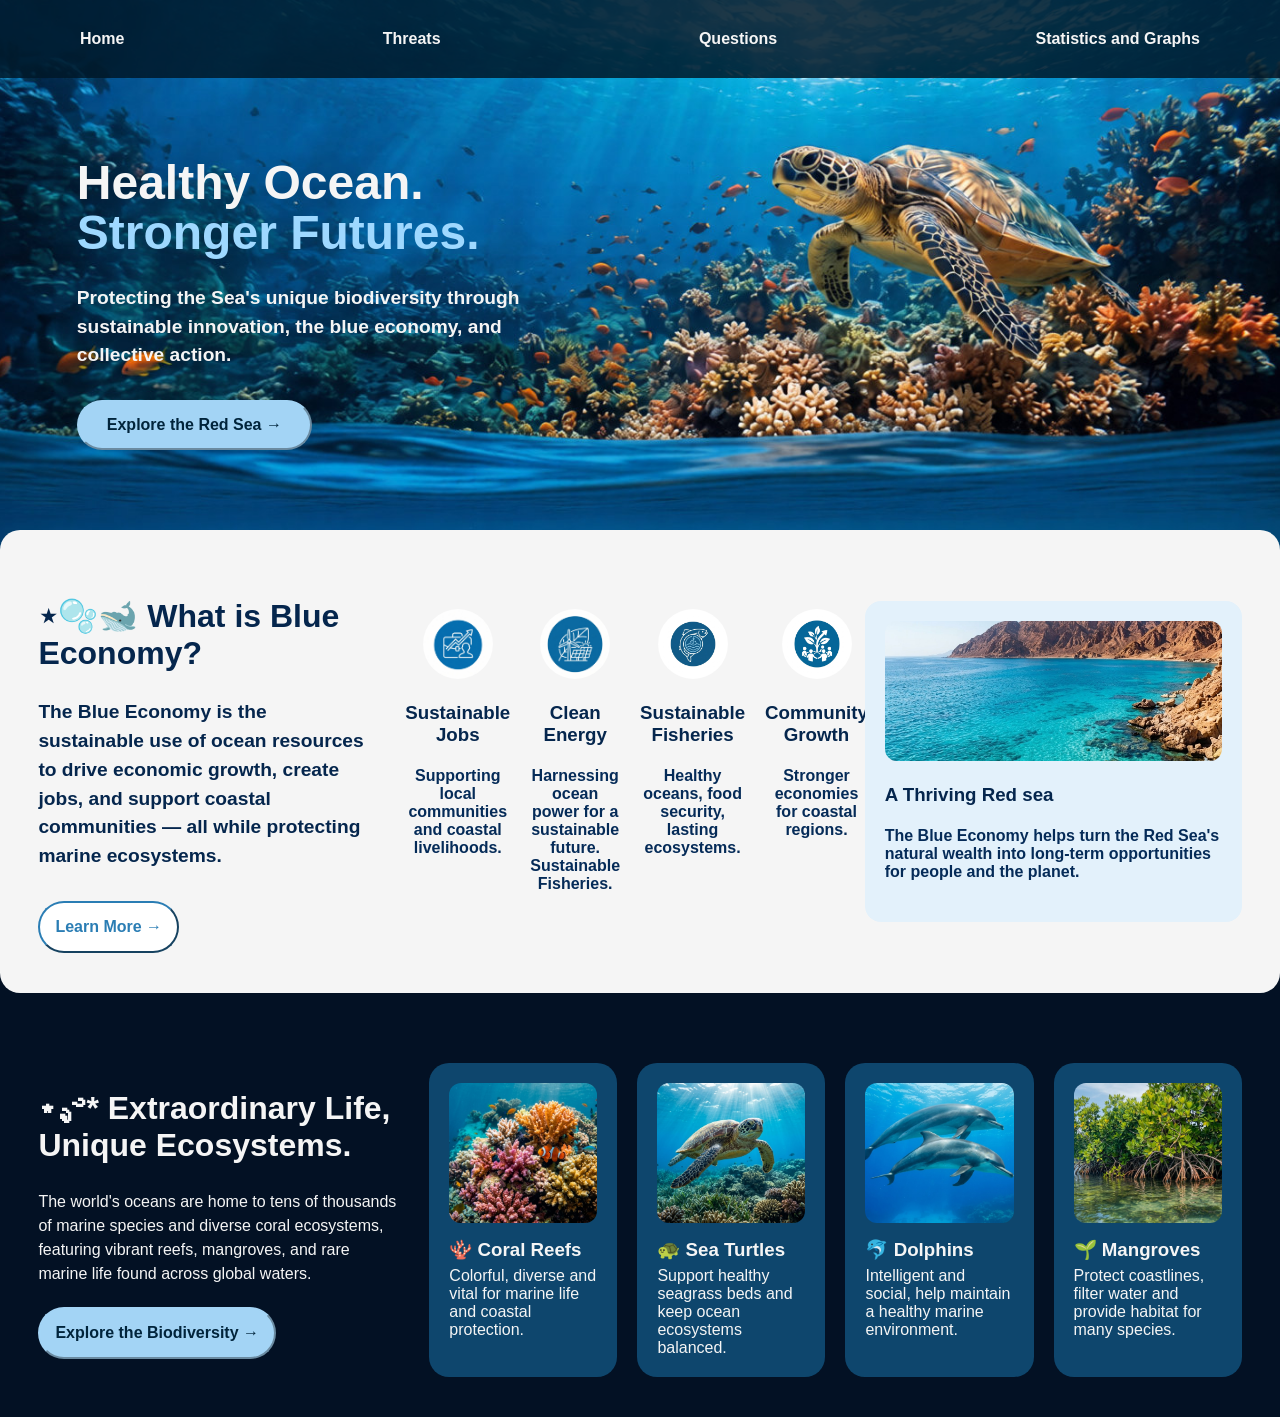
<file: index.html>
<!DOCTYPE html>
<html lang="en">
<head>
    <meta charset="UTF-8">
    <meta name="viewport" content="width=device-width, initial-scale=1.0">
    <link rel="stylesheet" href="final.css">
    <title>Blue Economy</title>
</head>
<body>
    
   <nav class="navbar">
    <ul class="navlinks">
       <li> <a href="final.html" >Home</a></li>
       <li><a href="" >Threats</a></li>
       <li><a href="index.html" >Questions</a></li>
       <li><a href= "">Statistics and Graphs</a></li>
    </ul>
   </nav>

   <section class="title">
    <h1>Healthy Ocean.</h1>
    <h1 id="blue-text">Stronger Futures.</h1>
    <p>Protecting the Sea's unique biodiversity through sustainable innovation, the blue economy, and collective action.</p>
    <button>Explore the Red Sea → </button>
   </section>

   <section class="middle-text">
    <article class="first-text">
       <h2>⋆🫧🐋 What is Blue Economy?</h2>
       <p id="middle">The Blue Economy is the sustainable use of ocean resources to drive economic growth, create jobs, and support coastal communities — 
        all while protecting marine ecosystems.</p>

        <button class="more">Learn More → </button>

    </article>

        <div class="grid">
            <article class="box">
                <img src="jobs.jpeg" alt="jobs" class="img">
                <h3>Sustainable Jobs</h3>
                <h4>Supporting local communities and coastal livelihoods.</h4>
            </article>

            <article class="box">
                <img src="energy.jpeg" alt="energy" class="img">
                <h3>Clean Energy</h3>
                <h4>Harnessing ocean power for a sustainable future.
                    Sustainable Fisheries.</h4>
            </article>


            <article class="box">
                <img src="fish.jpeg" alt="fish" class="img">
                <h3>Sustainable Fisheries</h3>
                <h4>Healthy oceans, food security, lasting ecosystems.</h4>
            </article>
            

            <article class="box">
                <img src="community.jpeg" alt="community" class="img">
                <h3>Community Growth</h3>
                <h4>Stronger economies for coastal regions.</h4>
            </article>
            
        </div>

        <div class="sea">
            <img src="sea.jpeg" alt="sea" >
            <h3>A Thriving Red sea</h3>
            <h4>The Blue Economy helps turn the Red Sea's natural wealth into long-term opportunities for people and the planet.</h4>
        </div>

   </section>

   <section class="biodiversity">

   <section class="bottom-text">
    <h2>⋆.ೃ࿔* Extraordinary Life, Unique Ecosystems.</h2>
    <h4>
        The world's oceans are home to tens of thousands of marine species and diverse coral ecosystems,
         featuring vibrant reefs, mangroves, and rare marine life found across global waters.</h4>
        <button class="arrow">Explore the Biodiversity → </button> 
   </section>

   <div class="row">
    <article class="card">
        <img src="coral.jpeg" alt="coral" class="img2">
        <h3> 🪸 Coral Reefs</h3>
        <h4>Colorful, diverse and vital for marine life and coastal protection.</h4>
    </article>

    <article class="card">
        <img src="turtle.jpeg" alt="turtle" class="img2">
        <h3>🐢 Sea Turtles</h3>
        <h4>Support healthy seagrass beds and keep ocean ecosystems balanced.</h4>
    </article>

    <article class="card">
        <img src="dolphin.jpeg" alt="dolphin" class="img2">
        <h3>🐬 Dolphins</h3>
        <h4>Intelligent and social, help maintain a healthy marine environment.</h4>
    </article>

    <article class="card">
        <img src="trees.jpeg" alt="trees" class="img2">
        <h3>🌱 Mangroves</h3>
        <h4>Protect coastlines, filter water and provide habitat for many species.</h4>
    </article>

   </div>

</section>

</body>
</html>
</file>
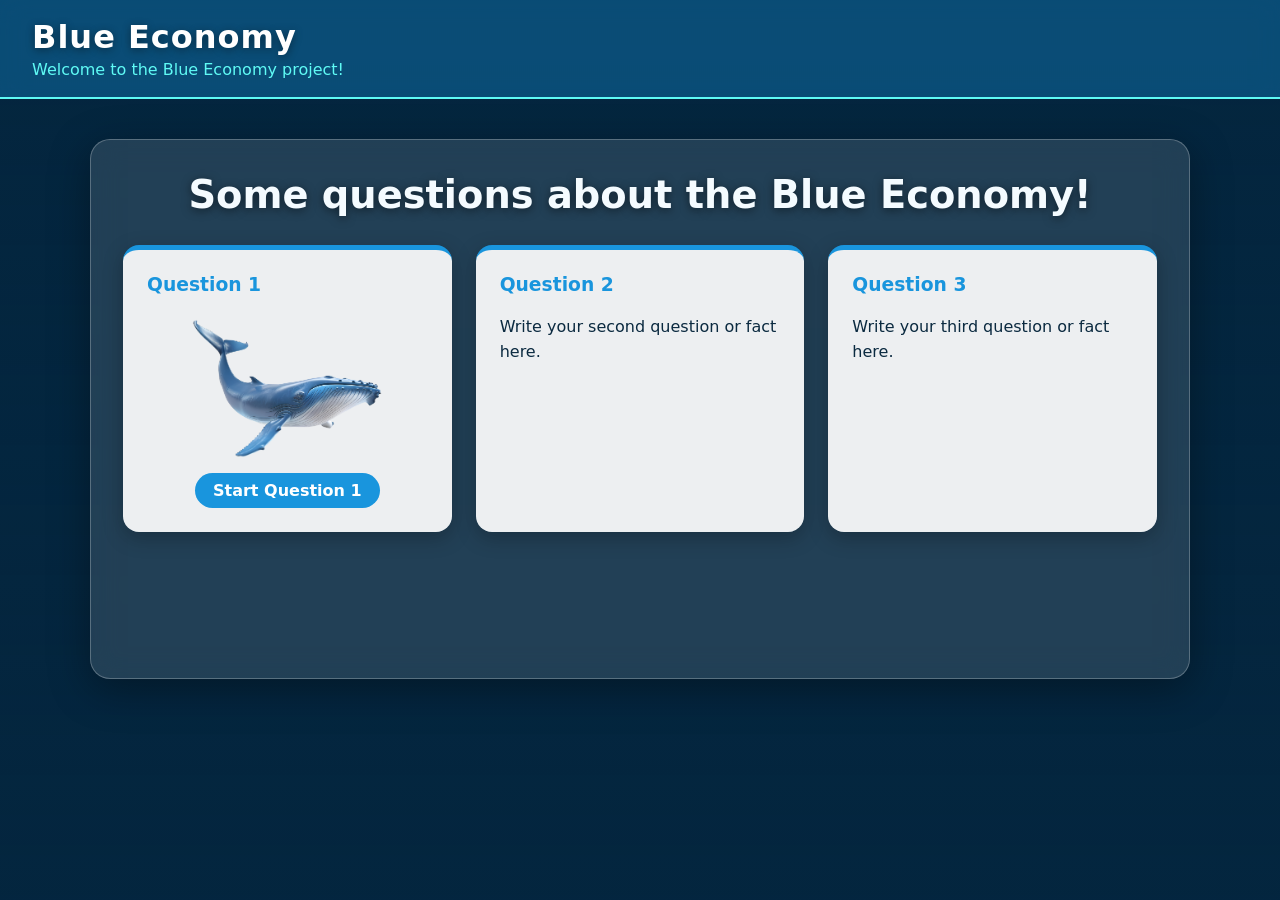
<file: final.html>
<!DOCTYPE html>
<html lang="en">
<head>
    <meta charset="UTF-8">
    <meta name="viewport" content="width=device-width, initial-scale=1.0">
    <meta name="description" content="Blue Economy project">
    <title>Blue Economy</title>
    <link rel="stylesheet" href="style.css">
</head>
<body>
    <video autoplay muted loop playsinline id="background-video">
        <source src="sea.mp4" type="video/mp4">
        Your browser does not support the video tag.
    </video>
    <div class="overlay"></div>

    <header class="taskbar">
        <h1 class="logo">Blue Economy</h1>
        <p class="tagline">Welcome to the Blue Economy project!</p>
    </header>

    <main class="content">
        <h2 id="q">Some questions about the Blue Economy!</h2>

        <section class="container">
           <article class="card">
    <h3>Question 1</h3>
    <a class="whale-btn" href="question1.html">
        <img src="Whale2.png" alt="Click the whale to open question 1">
        <span>Start Question 1</span>
    </a>
</article>
            <article class="card">
                <h3>Question 2</h3>
                <p>Write your second question or fact here.</p>
            </article>
            <article class="card">
                <h3>Question 3</h3>
                <p>Write your third question or fact here.</p>
            </article>
        </section>
    </main>
</body>
</html>
</file>
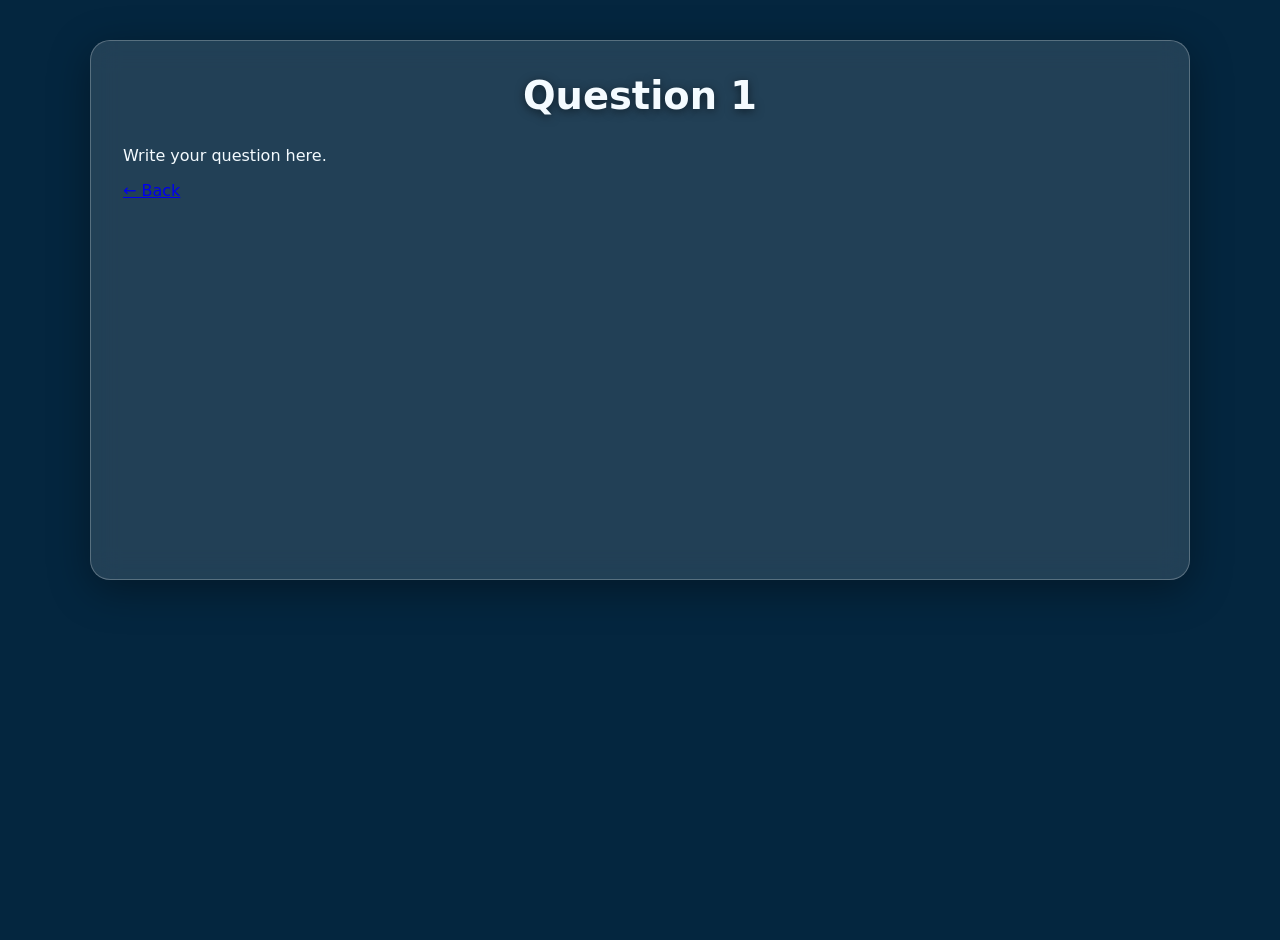
<file: question1.html>
<!DOCTYPE html>
<html lang="en">
<head>
    <meta charset="UTF-8">
    <meta name="viewport" content="width=device-width, initial-scale=1.0">
    <title>Question 1</title>
    <link rel="stylesheet" href="style.css">
</head>
<body>
    <main class="content">
        <h2 id="q">Question 1</h2>
        <p>Write your question here.</p>
        <a href="index.html">← Back</a>
    </main>
</body>
</html>
</file>
<file: final.css>
body {
    background-image: url(background.jpg);
    background-size: cover;
    background-position: center;
    background-repeat: no-repeat;
    background-attachment: fixed;
    background-color: #031124;
    font-family:'Segoe UI', Arial, sans-serif ;
    margin: 0;


}


h3{
    color: rgb(5, 38, 77);
}

h4{
    color: rgb(5, 43, 88);

}


.middle-text{
    background-color: whitesmoke;
    border-radius: 20px;
    padding: 40px 3%;
    display: flex;
    align-items: center;
    gap: 30px;
}

.biodiversity{
    border-radius: 20px;
    gap: 30px;
    padding: 40px 3%;
    display: flex;
    margin-top: 30px;

}

.card{
    flex: 1;
    background-color:rgb(14, 70, 109);
    padding: 20px;
    border-radius: 20px;
}


.bottom-text h2{
    color: whitesmoke;
    font-weight: bold;
}

.navbar{  
      background: rgba(1, 24, 41, 0.85);
}

.navlinks{
    display: flex;
    justify-content: space-between;
    align-items: center;
    padding: 30px 40px;
    margin: 0;
    list-style: none;

}

.navlinks a{
    color: whitesmoke;
    text-decoration: none;
    font-family:'Segoe UI', Arial, sans-serif ;
    font-size: 1rem;
    font-weight: bold;
    margin: 0px;
    gap: 40px;
    padding: 30px 40px;
}

.navbar a:hover{
    color: rgb(218, 215, 215);

}

h1{
    color: whitesmoke;
    font-size: 3rem;
    line-height: 1.05;
    margin: 0;
}


h2{
    font-size: 2rem;
    font-weight: bold;
    color: rgb(5, 38, 77);

}
    


#blue-text{
    color: rgb(158, 216, 255);
}

button{
    background-color: rgb(163, 212, 245);
    color: rgb(1, 36, 59);
    border-radius: 30px;
    padding: 14px 28px;
    font-size: 1rem;
    font-weight: bold;
    text-decoration: none;
    border-color: rgb(163, 212, 245);
}

button:hover{
    background-color: rgb(130, 183, 218);
    border-color: rgb(130, 183, 218);
    transform: translateY(-3px);

}

.more{
    background-color: rgb(255, 255, 255);
    color: rgb(42, 125, 180);
    border-radius: 30px;
    padding: 15px;
    font-size: 1rem;
    font-weight: bold;
    text-decoration: none;
    border-color: rgb(42, 125, 180);
}

.more:hover{
    background-color: rgb(238, 237, 237);
    transform: translateY(-3px);

}

.arrow{
    background-color: rgb(163, 212, 245);
    color: rgb(1, 36, 59);
    border-radius: 30px;
    padding: 15px;
    font-size: 1rem;
    font-weight: bold;
    text-decoration: none;
    border-color: rgb(163, 212, 245);
}

.arrow:hover{
    background-color: rgb(142, 195, 231);
    border-color: rgb(142, 195, 231);    flex: 0 0 30%;

    transform: translateY(-3px);

}

.title{
    padding: 80px 6%;
    max-width: 700px;
}

#middle{
    color: whitesmoke;
    font-weight: bold;
    font-size: 1.2rem;
    line-height: 1.5;
    max-width: 480px;
    margin: 25px 0 30px;
    color: rgb(5, 38, 77);

}



p{
    color: whitesmoke;
    font-weight: bold;
    font-size: 1.2rem;
    line-height: 1.5;
    max-width: 480px;
    margin: 25px 0 30px;
}

.first-text{
    flex: 0 0 28%;
}

.grid{
    flex: 1;
    gap: 20px;
    display: flex;
    justify-content: space-between;
    min-width: 0;        
}

.sea{
    flex:0 0 28%;
    background-color:rgb(227, 241, 251);
    padding: 20px;
    border-radius: 16px;
}

.sea img{ 
        width: 100%;
        height: 140px;
        object-fit: cover;
        border-radius: 12px;
}

.box{
    flex: 1;
    text-align: center;
}

.img{
    width: 70px;
    height: 70px;
    border-radius: 50%;
    object-fit: cover;
}

.img2{
    width: 100%;
    height: 140px;
    object-fit: cover;
    border-radius: 12px;
}

.bottom-text{
    flex: 0 0 30%;
}

.row{
    display: flex;
    gap: 20px;
    flex: 1;
    min-width: 0;
}

.card h3, .card h4{
    color: whitesmoke;
}

.card h3{
    margin: 12px 0 6px;
    font-weight: bold;
}

.card h4{
    font-weight: normal;
    margin: 0;
}

.bottom-text h4{
    color: whitesmoke;
    font-weight: normal;
    line-height: 1.5;
}
</file>
<file: style.css>
:root {
    --ocean-deep: #04263f;
    --ocean: #1995dd;
    --aqua: #5ffaf5;
    --text: #f4fbff;
    --glass: rgba(255, 255, 255, 0.12);
    --glass-border: rgba(255, 255, 255, 0.25);
}

* {
    box-sizing: border-box;
}

body {
    margin: 0;
    min-height: 100vh;
    font-family: "Segoe UI", system-ui, -apple-system, Roboto, sans-serif;
    color: var(--text);
    background-color: var(--ocean-deep);
}

/* ---------- Background video ---------- */
#background-video {
    position: fixed;
    top: 0;
    left: 0;
    width: 100%;
    height: 100%;
    object-fit: cover;
    z-index: -2;
}

.overlay {
    position: fixed;
    inset: 0;
    background: linear-gradient(to bottom, rgba(4, 38, 63, 0.7), rgba(4, 38, 63, 0.35));
    z-index: -1;
}

/* ---------- Taskbar ---------- */
.taskbar {
    position: sticky;
    top: 0;
    z-index: 10;
    padding: 18px 32px;
    background: rgba(25, 149, 221, 0.35);
    backdrop-filter: blur(12px);
    -webkit-backdrop-filter: blur(12px);
    border-bottom: 2px solid var(--aqua);
}

.logo {
    margin: 0;
    font-size: 2rem;
    letter-spacing: 1px;
    color: #fff;
    text-shadow: 0 2px 8px rgba(0, 0, 0, 0.4);
}

.tagline {
    margin: 4px 0 0;
    font-size: 1rem;
    color: var(--aqua);
}

/* ---------- Main content panel ---------- */
.content {
    max-width: 1100px;
    margin: 40px auto;
    padding: 32px;
    background: var(--glass);
    backdrop-filter: blur(14px);
    -webkit-backdrop-filter: blur(14px);
    border: 1px solid var(--glass-border);
    border-radius: 20px;
    box-shadow: 0 10px 40px rgba(0, 0, 0, 0.35);
    min-height: 60vh;
}

#q {
    margin: 0 0 28px;
    text-align: center;
    font-size: clamp(1.5rem, 4vw, 2.4rem);
    text-shadow: 0 2px 10px rgba(0, 0, 0, 0.5);
}

/* ---------- Cards ---------- */
.container {
    display: grid;
    grid-template-columns: repeat(auto-fit, minmax(250px, 1fr));
    gap: 24px;
}

.card {
    padding: 24px;
    min-height: 200px;
    color: #0b2a40;
    background: rgba(255, 255, 255, 0.92);
    border-radius: 16px;
    border-top: 5px solid var(--ocean);
    box-shadow: 0 6px 20px rgba(0, 0, 0, 0.25);
    transition: transform 0.25s ease, box-shadow 0.25s ease;
}

.card:hover {
    transform: translateY(-6px);
    box-shadow: 0 14px 30px rgba(0, 0, 0, 0.35);
}

.card h3 {
    margin-top: 0;
    color: var(--ocean);
}

.card p {
    line-height: 1.6;
}

/* ---------- Small screens ---------- */
@media (max-width: 600px) {
    .taskbar { padding: 14px 18px; }
    .content { margin: 20px 12px; padding: 20px; }
}
.whale-btn {
    display: flex;
    flex-direction: column;
    align-items: center;
    gap: 10px;
    text-decoration: none;
    cursor: pointer;
}

.whale-btn img {
    width: 100%;
    max-width: 200px;
    height: auto;
    transition: transform 0.3s ease, filter 0.3s ease;
}

.whale-btn span {
    padding: 8px 18px;
    color: #fff;
    background: var(--ocean);
    border-radius: 999px;
    font-weight: 600;
}

.whale-btn:hover img {
    transform: scale(1.08) rotate(-3deg);
    filter: drop-shadow(0 8px 12px rgba(0, 0, 0, 0.35));
}

.whale-btn:hover span {
    background: var(--ocean-deep);
}
</file>
